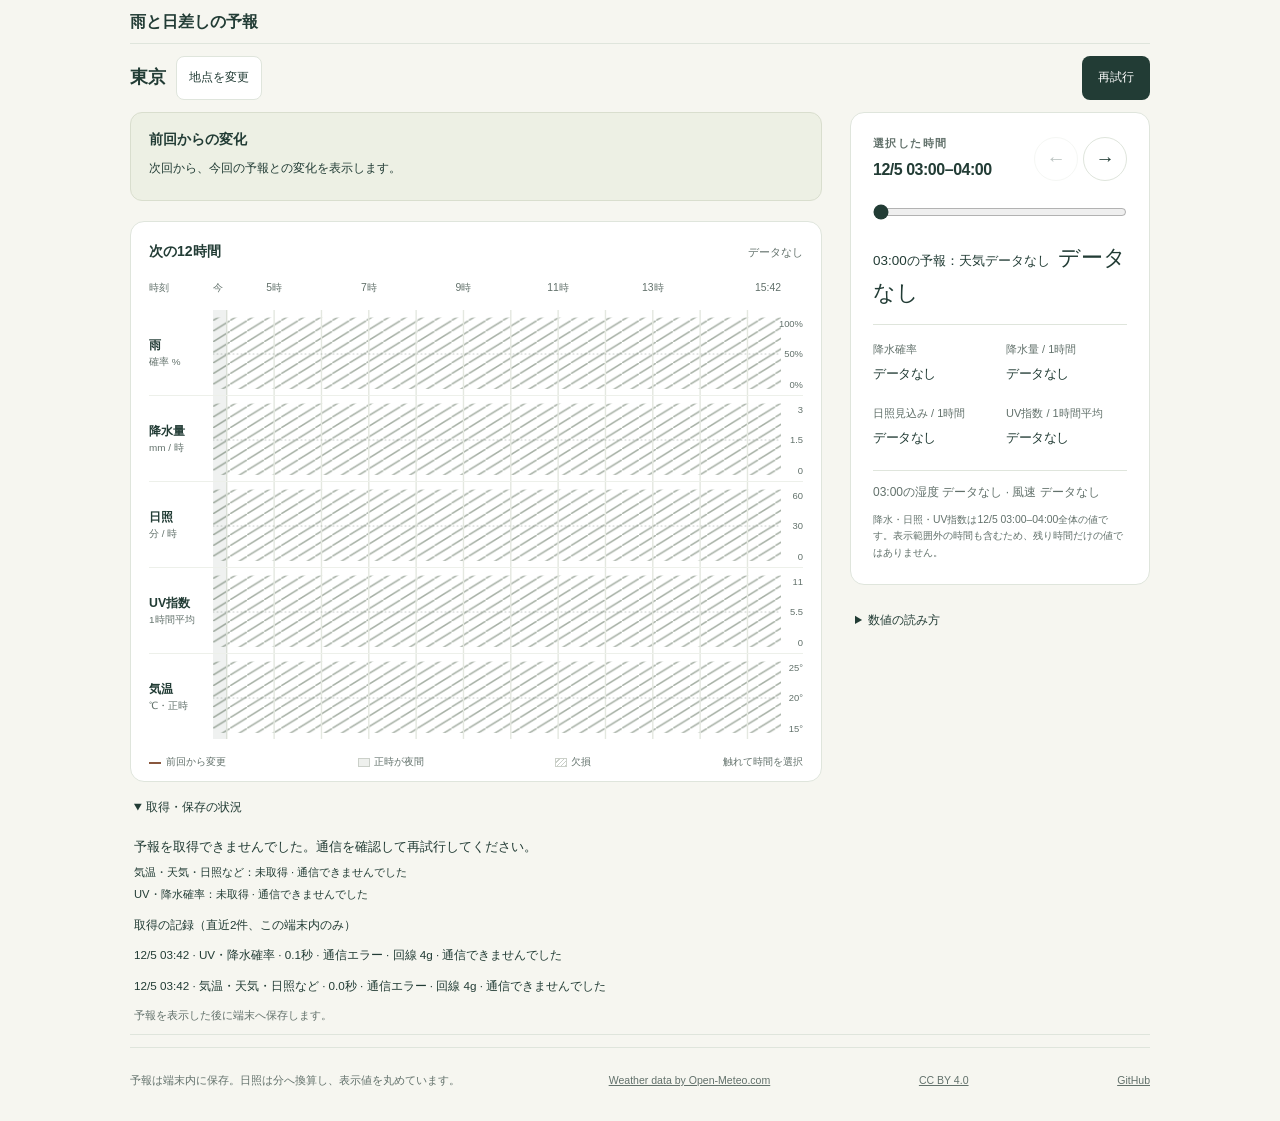
<file: app/index.html>
<!doctype html>
<html lang="ja">
<head>
  <meta charset="utf-8">
  <meta name="viewport" content="width=device-width, initial-scale=1">
  <meta name="color-scheme" content="light dark">
  <meta name="theme-color" content="#f6f6f0" media="(prefers-color-scheme: light)">
  <meta name="theme-color" content="#131b18" media="(prefers-color-scheme: dark)">
  <link rel="manifest" href="manifest.webmanifest">
  <link rel="apple-touch-icon" href="apple-touch-icon.png">
  <title>雨と日差しの予報</title>
  <link rel="stylesheet" href="style.css">
  <script type="module" src="app.mjs"></script>
</head>
<body>
  <div class="shell">
    <header class="masthead">
      <h1 class="brand">雨と日差しの予報</h1>
    </header>
    <dialog id="location-dialog" aria-labelledby="location-title">
      <h2 id="location-title">予報の地点</h2>
      <p>現在地周辺の市区町村を選ぶか、地名で検索できます。</p>
      <button id="nearby-location" type="button">現在地周辺の候補を表示</button>
      <p class="location-note">位置情報はこの操作時だけ取得し、候補は端末内で検索します。地点を確定すると、その代表座標を天気APIへ送信します。</p>
      <form id="location-search"><label for="location-query">地名</label><div class="search-controls"><input id="location-query" placeholder="例：札幌市、Sapporo" type="search" minlength="2" maxlength="80" required autocomplete="off"><button type="submit">検索</button></div></form>
      <p id="search-status" role="status"></p><div id="location-results"></div>
      <p id="location-preview"></p>
      <div class="dialog-actions"><button id="cancel-location" type="button">キャンセル</button><button id="confirm-location" type="button" disabled>この地点に変更</button></div>
      <p class="location-note">地名: <a href="https://open-meteo.com/en/docs/geocoding-api" target="_blank" rel="noopener noreferrer">Open-Meteo / GeoNames</a></p>
      <p class="location-note">周辺候補: <a href="https://github.com/geolonia/japanese-addresses-v2" target="_blank" rel="noopener noreferrer">Geolonia住所データ</a>（デジタル庁アドレス・ベース・レジストリ由来、<a href="https://creativecommons.org/licenses/by/4.0/" target="_blank" rel="noopener noreferrer">CC BY 4.0</a>）。市区町村名・代表点を抽出。元データ更新: 2024年12月。新しい地名がない場合は地名検索を使ってください。</p>
    </dialog>
    <main><p id="connection-status" class="stale-notice" role="status" hidden></p><noscript>予報の表示にはJavaScriptを有効にしてください。</noscript>
      <section class="heading" aria-label="地点と予報の更新">
        <div class="location-controls"><strong id="location-name">東京</strong><button id="edit-location" type="button">地点を変更</button></div>
        <div class="refresh-controls"><button id="refresh" type="button">予報を更新</button></div>
        <p id="location-notice" class="location-note" role="status"></p>
      </section>
      <div class="workspace">
        <div class="overview">
          <section class="change-box forecast-changes" aria-labelledby="changes-heading">
            <div class="change-heading"><h2 id="changes-heading">前回からの変化</h2><span id="comparison-time"></span></div>
            <p id="change-summary"></p>
            <details id="all-changes" hidden><summary>変更の内訳</summary><div id="change-list"></div></details>
          </section>
          <section class="forecast" aria-labelledby="forecast-heading">
            <div class="section-heading"><h2 id="forecast-heading">次の12時間</h2><span id="freshness"></span></div>
            <p id="stale-notice" class="stale-notice" hidden></p>
            <div class="timeline" id="timeline">
              <div class="axis"><span class="axis-label">時刻</span><div id="ticks" class="ticks"></div></div>
              <div id="tracks"></div>
            </div>
            <div class="timeline-help"><span><i class="changed-key"></i>前回から変更</span><span><i class="night-key"></i>正時が夜間</span><span><i class="missing-key"></i>欠損</span><span>触れて時間を選択</span></div>
          </section>
        </div>
        <aside class="detail-column">
          <section class="detail-card" aria-labelledby="selected-heading">
            <div class="detail-heading"><div><p class="eyebrow">選択した時間</p><h2 id="selected-heading"></h2></div><div class="step-buttons"><button id="previous" aria-label="前の時間">←</button><button id="next" aria-label="次の時間">→</button></div></div>
            <label class="sr-only" for="hour-selector">表示する時間帯</label>
            <input id="hour-selector" type="range" min="0" max="12" value="6" aria-describedby="range-help">
            <p id="range-help" class="sr-only">左右の矢印キー、または前の時間と次の時間ボタンで選択できます。</p>
            <div id="selection-content" aria-live="polite" aria-atomic="true"></div>
          </section>
          <details class="explainer"><summary>数値の読み方</summary><div>
            <p>背景色は正時の昼夜区分です。日の出・日没の正確な分を表すものではありません。</p>
            <p><strong>降水確率</strong>は3時間の元予報を1時間間隔に補間した参考値です。雨の開始時刻を1時間単位で確定する値ではありません。降水量とは異なるモデルのため、両者は必ずしも一致しません。</p>
            <p class="rain-explanation"><strong>降水量</strong>は、1時間に降る雨や雪の予想量です。1mmは、1㎡あたり1リットルの水が降る量に相当します。雪は溶かした水の量に換算します。降水確率が「降る可能性」を示すのに対し、降水量は「降る水の量」を示します。</p>
            <p><strong>日照</strong>は1時間のうち日差しが期待される長さです。バーの高さが分数を表し、晴れる順序や洗濯物の乾燥時間は表しません。</p>
            <p class="uv-explanation"><strong>UV指数</strong>は紫外線の強さです。表示値は1時間平均の予報で、観測値ではありません。3以上は、日焼け止めや帽子などで対策する目安です。8以上では、日中の外出をできるだけ控えましょう。</p>
            <p><strong>気温</strong>は正時の予報で、観測値ではありません。縦軸は表示範囲に応じて変わります。</p>
            <p>最初と最後は時間区間の一部です。値はその1時間全体の予報であり、残り時間への比例配分はしていません。</p>
            <p>前回画面に表示した12時間と重なる未来の時間帯だけを比較します。進行中の時間帯、欠損、取得に失敗した項目は強調しません。降り始めは降水量0.2mm/時以上になる時間帯の見込みで、確率からは推定しません。</p>
          </div></details>
        </aside>
      </div>
          <details id="fetch-details" class="acquisition-details">
            <summary>取得・保存の状況</summary>
            <p id="request-status" role="status">取得を開始します。</p>
            <div id="source-status"></div>
            <div id="fetch-log"></div>
            <p id="storage-status" role="status">保存予報を確認しています。</p>
          </details>
      <footer><span>予報は端末内に保存。日照は分へ換算し、表示値を丸めています。</span><a href="https://open-meteo.com/" target="_blank" rel="noopener noreferrer">Weather data by Open-Meteo.com</a><a href="https://creativecommons.org/licenses/by/4.0/" target="_blank" rel="noopener noreferrer">CC BY 4.0</a><a href="https://github.com/kimymt/sun-and-rain" target="_blank" rel="noopener noreferrer">GitHub</a></footer>
    </main>
  </div>
</body>
</html>
</file>
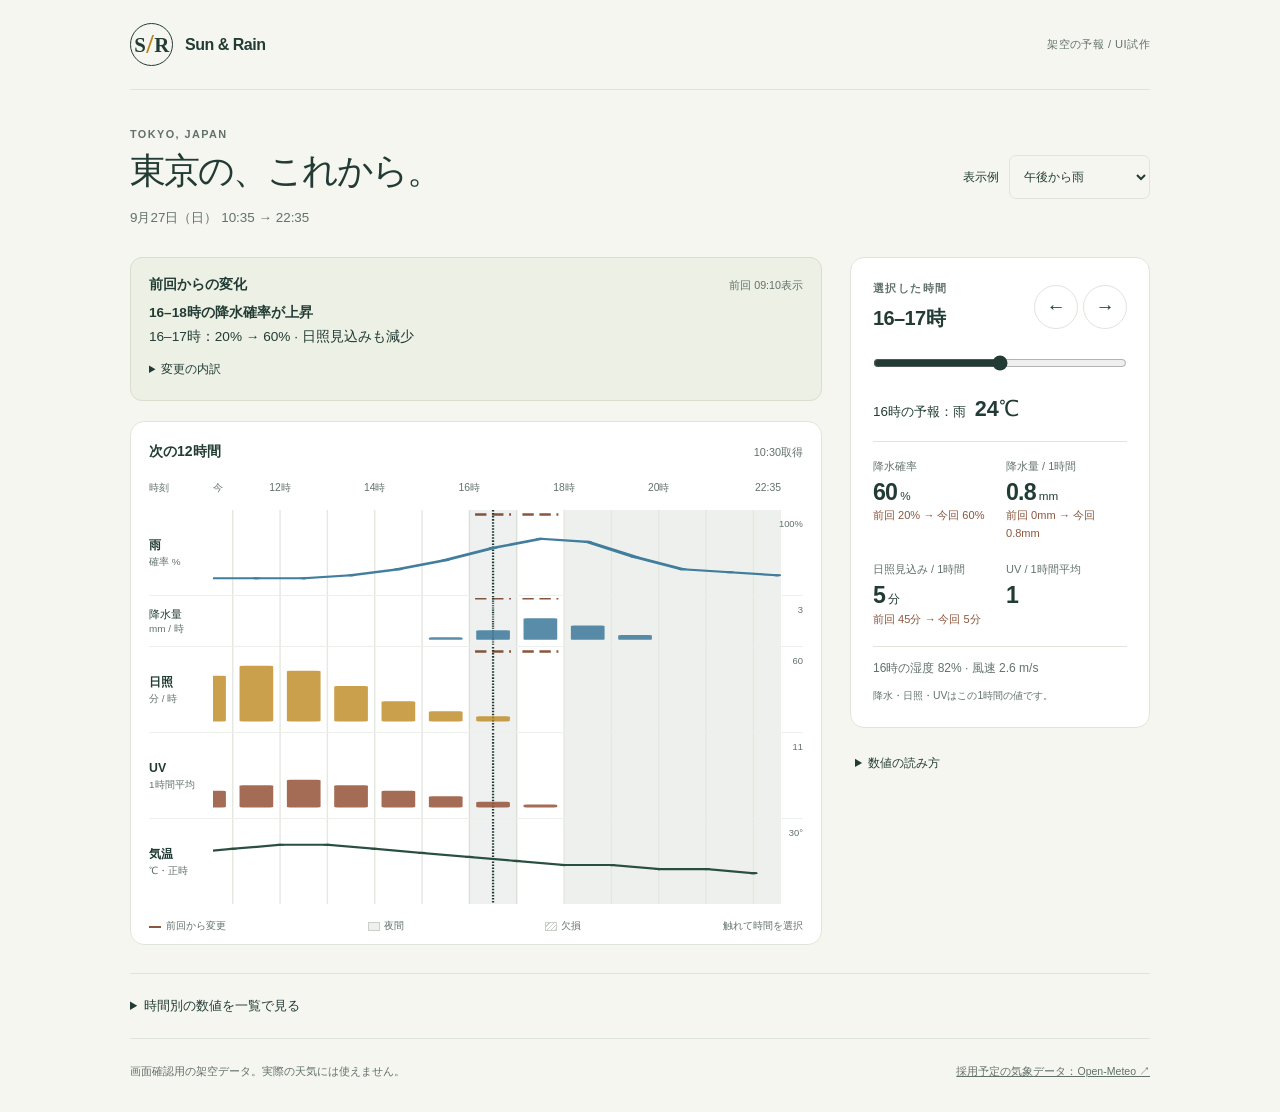
<file: prototype/index.html>
<!doctype html>
<html lang="ja">
<head>
  <meta charset="utf-8">
  <meta name="viewport" content="width=device-width, initial-scale=1">
  <meta name="theme-color" content="#f6f6f0">
  <title>Sun & Rain — 次の12時間</title>
  <link rel="stylesheet" href="style.css">
  <script src="app.js" defer></script>
</head>
<body>
  <div class="shell">
    <header class="masthead">
      <a class="brand" href="index.html" aria-label="Sun and Rain ホーム"><span class="brand-mark" aria-hidden="true">S<span>/</span>R</span><span>Sun & Rain</span></a>
      <span class="demo-label">架空の予報 / UI試作</span>
    </header>
    <main>
      <section class="heading" aria-labelledby="page-title">
        <div><p class="eyebrow">TOKYO, JAPAN</p><h1 id="page-title">東京の、これから。</h1><p id="period" class="period"></p></div>
        <div class="scenario"><label for="scenario">表示例</label><select id="scenario"><option value="rain">午後から雨</option><option value="sun">日照が続く</option><option value="night">夜から朝</option><option value="missing">一部データなし</option><option value="stale">古い保存予報</option></select></div>
      </section>
      <div class="workspace">
        <div class="overview">
          <section class="change-box" aria-labelledby="changes-heading">
            <div class="change-heading"><h2 id="changes-heading">前回からの変化</h2><span id="comparison-time"></span></div>
            <div id="change-summary"></div>
            <details id="all-changes"><summary>変更の内訳</summary><div id="change-list"></div></details>
          </section>
          <section class="forecast" aria-labelledby="forecast-heading">
            <div class="section-heading"><h2 id="forecast-heading">次の12時間</h2><span id="freshness"></span></div>
            <p id="stale-notice" class="stale-notice" hidden>取得から7時間経過した保存予報です。最新の状況を反映していない可能性があります。</p>
            <div class="timeline" id="timeline">
              <div class="axis"><span class="axis-label">時刻</span><div id="ticks" class="ticks"></div></div>
              <div id="tracks"></div>
            </div>
            <div class="timeline-help"><span><i class="changed-key"></i>前回から変更</span><span><i class="night-key"></i>夜間</span><span><i class="missing-key"></i>欠損</span><span>触れて時間を選択</span></div>
          </section>
        </div>
        <aside class="detail-column">
          <section class="detail-card" aria-labelledby="selected-heading">
            <div class="detail-heading"><div><p class="eyebrow">選択した時間</p><h2 id="selected-heading"></h2></div><div class="step-buttons"><button id="previous" aria-label="前の時間">←</button><button id="next" aria-label="次の時間">→</button></div></div>
            <label class="sr-only" for="hour-selector">表示する時間帯</label>
            <input id="hour-selector" type="range" min="0" max="12" value="6" aria-describedby="range-help">
            <p id="range-help" class="sr-only">左右の矢印キー、または前の時間と次の時間ボタンで選択できます。</p>
            <div id="selection-content" aria-live="polite" aria-atomic="true"></div>
          </section>
          <details class="explainer"><summary>数値の読み方</summary><div>
            <p><strong>日照</strong>は1時間のうち日差しが期待される長さです。バーの高さが分数を表し、晴れる順序や洗濯物の乾燥時間は表しません。</p>
            <p><strong>UV</strong>は1時間平均。気温は正時の値です。どちらも予報で、観測値ではありません。</p>
            <p><strong>降水確率</strong>は3時間の元予報を1時間間隔に補間した参考値です。雨の開始時刻を1時間単位で確定する値ではありません。</p>
            <p><strong>降水量</strong>は雨・雪を含む1時間の合計。確率と異なるモデルのため、両者は必ずしも一致しません。</p>
            <p>最初と最後は時間区間の一部です。値はその1時間全体の予報であり、残り時間への比例配分はしていません。</p>
          </div></details>
        </aside>
      </div>
      <details class="hourly-list"><summary>時間別の数値を一覧で見る</summary><div id="accessible-list"></div></details>
      <footer><span>画面確認用の架空データ。実際の天気には使えません。</span><a href="https://open-meteo.com/en/docs" target="_blank" rel="noopener noreferrer">採用予定の気象データ：Open-Meteo ↗</a></footer>
    </main>
  </div>
</body>
</html>
</file>
<file: app/style.css>
:root{color-scheme:light dark;--paper:#f6f6f0;--card:#fff;--ink:#223c35;--muted:#62716b;--line:#dfe5dc;--rain:#417d9c;--sun:#bb861c;--uv:#98583d;--changed:#89573e;--night:#eef0ed;--temp:#294f43;--grid:#e4e8e0;--missing:#a6b0a5;--legend:#cbd0c9;--change-bg:#edf0e4;--change-border:#d9dece;--track-line:#edf0ea;--notice-bg:#fff0dc;--notice-ink:#785025;--button-bg:#223c35;--button-ink:#fff;--disabled-bg:#e4e8e1;--disabled-ink:#5b675f;--focus:#167d86;font-family:-apple-system,BlinkMacSystemFont,"Hiragino Sans","Noto Sans",sans-serif;font-size:16px}
*{box-sizing:border-box}body{margin:0;background:var(--paper);color:var(--ink);line-height:1.6}button,input,select{font:inherit}button,select{color:inherit}button,a,input,select,summary{-webkit-tap-highlight-color:transparent}button{cursor:pointer}a{color:inherit}button:focus-visible,a:focus-visible,select:focus-visible,input:focus-visible,summary:focus-visible{outline:3px solid var(--focus);outline-offset:4px}button:disabled{opacity:.3;cursor:default}.shell{max-width:1100px;margin:auto;padding:0 40px}.masthead{height:90px;border-bottom:1px solid var(--line);display:flex;align-items:center;justify-content:space-between;gap:12px}.brand{display:flex;align-items:center;gap:12px;font-size:1rem;font-weight:650;letter-spacing:-.03em;text-decoration:none}.brand-mark{font-family:Georgia,serif;font-size:1.3rem;border:1px solid var(--ink);border-radius:50%;width:43px;height:43px;display:flex;align-items:center;justify-content:center;gap:1px}.brand-mark span{color:var(--sun);font-size:1.7rem}.demo-label{font-size:.7rem;color:var(--muted);letter-spacing:.04em}.heading{display:flex;align-items:center;justify-content:space-between;gap:24px;padding:36px 0 28px}.eyebrow{font-size:.68rem;letter-spacing:.13em;color:var(--muted);margin:0 0 5px;font-weight:600}h1{font-size:2.25rem;line-height:1.3;letter-spacing:-.055em;font-weight:550;margin:0 0 12px}.period{margin:0;font-size:.84rem;color:var(--muted)}.scenario{display:flex;align-items:center;gap:10px;font-size:.75rem}.scenario label{white-space:nowrap}.scenario select{border:1px solid var(--line);border-radius:7px;padding:10px 25px 10px 10px;background:var(--paper);min-height:44px;max-width:100%}.workspace{display:grid;grid-template-columns:minmax(0,1fr) 300px;gap:28px;align-items:start}h2{margin:0;font-size:.88rem;font-weight:600}.change-box{border:1px solid var(--change-border);border-radius:12px;padding:15px 18px;background:var(--change-bg);margin-bottom:20px}.change-heading{display:flex;justify-content:space-between;gap:10px;align-items:baseline;margin-bottom:7px}.change-heading span{font-size:.67rem;color:var(--muted)}#change-summary p{font-size:.85rem;margin:2px 0}#change-summary strong{font-weight:650}.change-box details{font-size:.72rem;margin-top:7px}summary{cursor:pointer;min-height:44px;align-content:center}.change-box summary{min-height:30px}.change-box details p{margin:6px 0}.forecast{background:var(--card);border:1px solid var(--line);border-radius:14px;padding:18px 18px 10px}.section-heading{display:flex;justify-content:space-between;align-items:baseline;gap:8px;margin-bottom:18px}.section-heading>span{font-size:.68rem;color:var(--muted)}.axis{display:grid;grid-template-columns:64px minmax(0,1fr);height:30px;align-items:start;font-size:.65rem;color:var(--muted)}.ticks{height:24px;position:relative;margin-right:22px}.tick{position:absolute;transform:translateX(-50%);white-space:nowrap}.tick:first-child{transform:none}.tick:last-child{transform:translateX(-100%)}.track{display:grid;grid-template-columns:64px minmax(0,1fr);border-bottom:1px solid var(--track-line);align-items:center;min-height:67px}.track:last-child{border-bottom:0}.track-label{font-size:.77rem;font-weight:600;line-height:1.5}.track-label small{font-weight:400;display:block;color:var(--muted);font-size:.62rem}.plot{min-width:0;position:relative;height:68px;padding-right:22px;touch-action:pan-y;cursor:crosshair}.plot svg{display:block;width:100%;height:100%;overflow:visible}.scale{position:absolute;right:0;transform:translateY(-50%);font-size:.59rem;line-height:1;color:var(--muted);font-variant-numeric:tabular-nums;white-space:nowrap}.timeline-help{display:flex;justify-content:space-between;gap:8px;color:var(--muted);font-size:.61rem;margin-top:14px}.changed-key{display:inline-block;border-top:2px dashed var(--changed);width:12px;margin-right:5px;vertical-align:middle}.detail-card{padding:22px;background:var(--card);border:1px solid var(--line);border-radius:14px}.detail-heading{display:flex;align-items:center;justify-content:space-between;gap:8px}.detail-heading h2{font-size:1.25rem;letter-spacing:-.03em}.step-buttons{display:flex;gap:5px}.step-buttons button{width:44px;height:44px;border-radius:50%;border:1px solid var(--line);background:transparent;font-size:1.2rem}.step-buttons button:hover{background:var(--paper)}input[type=range]{display:block;width:100%;height:30px;margin:14px 0;accent-color:var(--ink);cursor:pointer}.weather-description{font-size:.84rem;margin:0 0 14px;padding-bottom:14px;border-bottom:1px solid var(--line)}.weather-description strong{font-size:1.35rem;margin-left:5px;font-weight:550}.metric-grid{display:grid;grid-template-columns:1fr 1fr;gap:18px 12px}.metric dt{font-size:.69rem;color:var(--muted)}.metric dd{margin:2px 0 0;font-size:1.45rem;line-height:1.3;font-weight:550;font-variant-numeric:tabular-nums;letter-spacing:-.035em}.metric dd small{font-size:.73rem;margin-left:3px;letter-spacing:0;font-weight:400}.metric .before{font-size:.69rem;color:var(--changed);font-weight:400;letter-spacing:0;line-height:1.6;display:block}.metric dd.no-data{font-size:.83rem;font-weight:400;line-height:2}.supplement{font-size:.75rem;margin:18px 0 0;padding-top:12px;border-top:1px solid var(--line);color:var(--muted)}.interval-note{font-size:.65rem;color:var(--muted);margin:10px 0 0}.explainer{font-size:.73rem;padding:14px 5px}.explainer summary{font-size:.78rem}.explainer p{margin:8px 0 16px}footer{border-top:1px solid var(--line);padding:24px 0 32px;display:flex;flex-wrap:wrap;justify-content:space-between;gap:8px;color:var(--muted);font-size:.66rem}.stale-notice{margin:0 0 12px;background:var(--notice-bg);padding:10px;border-radius:6px;font-size:.73rem;color:var(--notice-ink)}.sr-only{position:absolute;width:1px;height:1px;padding:0;margin:-1px;overflow:hidden;clip:rect(0,0,0,0);white-space:nowrap;border:0}
@media(min-width:900px){.track{min-height:85px}.plot{height:85px}}
@media(max-width:720px){.shell{max-width:540px;padding:0 20px}.masthead{height:66px}.brand{font-size:.88rem;gap:9px}.brand-mark{width:33px;height:33px;font-size:1rem}.brand-mark span{font-size:1.35rem}.demo-label{font-size:.59rem}.heading{padding:22px 0 18px;align-items:flex-start;gap:10px;flex-wrap:wrap}.heading .eyebrow{font-size:.59rem}h1{font-size:1.65rem;margin-bottom:7px}.period{font-size:.73rem}.scenario{width:100%;justify-content:space-between;margin-top:3px}.scenario select{padding:7px 24px 7px 10px;min-height:44px}.workspace{display:block}.change-box{padding:11px 14px;margin-bottom:14px}.change-heading{margin-bottom:5px}h2{font-size:.78rem}#change-summary p{font-size:.76rem}.change-heading span{font-size:.61rem}.change-box details{margin-top:2px}.forecast{padding:14px 12px 11px}.section-heading{margin-bottom:12px}.axis,.track{grid-template-columns:56px minmax(0,1fr)}.track{min-height:59px}.plot{height:59px}.axis{font-size:.6rem;height:25px}.track-label{font-size:.71rem}.timeline-help{font-size:.56rem;margin-top:11px}.detail-column{margin-top:16px}.detail-card{padding:18px}.detail-heading h2{font-size:1.18rem}.metric-grid{gap:14px 20px}.detail-heading .eyebrow{font-size:.61rem}.metric dd{font-size:1.45rem}.explainer{padding:9px 3px}}
@media(max-width:350px){.shell{padding:0 12px}.change-heading{flex-wrap:wrap;gap:0}.demo-label{max-width:90px;text-align:right}.timeline-help{flex-wrap:wrap}.detail-card{padding:14px}.detail-heading{flex-wrap:wrap}.heading{padding-top:18px}}
@media(prefers-reduced-motion:reduce){*{scroll-behavior:auto!important}}

.timeline-help{flex-wrap:wrap}.night-key,.missing-key{display:inline-block;width:12px;height:9px;margin-right:4px;vertical-align:middle;border:1px solid var(--legend)}.night-key{background:var(--night)}.missing-key{background:repeating-linear-gradient(135deg,transparent,transparent 2px,var(--legend) 2px,var(--legend) 3px)}

#refresh{min-height:44px;padding:8px 16px;background:var(--button-bg);color:var(--button-ink);border:0;border-radius:8px}.location-note{font-size:.7rem;color:var(--muted);margin:8px 0 0}#request-status{font-size:.8rem;margin:7px 0}#source-status p{font-size:.7rem;margin:4px 0;overflow-wrap:anywhere}.detail-heading h2{font-size:1rem}.timeline-help{line-height:1.8}.stale-notice[hidden]{display:none}
#change-summary{font-size:.78rem;line-height:1.7;margin:6px 0;overflow-wrap:anywhere}#storage-status{font-size:.67rem;color:var(--muted);margin:8px 0 0}.selected-changes{border-top:1px solid var(--line);margin-top:12px;padding-top:8px;color:var(--changed);font-size:.75rem}.selected-changes p{margin:3px 0}.forecast-changes{background:var(--change-bg)}#all-changes[hidden]{display:none}
.acquisition-details{font-size:.73rem;margin:-7px 0 12px;padding:0 4px}.acquisition-details summary{min-height:44px}.acquisition-details[open]{padding-bottom:10px;border-bottom:1px solid var(--line)}

dialog{border:1px solid var(--line);border-radius:14px;padding:20px;width:min(480px,calc(100% - 24px));max-height:85dvh;overflow:auto;background:var(--paper);color:var(--ink)}dialog::backdrop{background:#102c2466}dialog p{font-size:.8rem}dialog button,#edit-location{min-height:44px;padding:8px 12px;border:1px solid var(--line);border-radius:8px;background:var(--card);color:var(--ink)}.search-controls{display:flex;gap:8px;margin-top:6px}.search-controls input{min-width:0;width:100%;font:inherit;padding:8px;border:1px solid var(--line);border-radius:6px}.location-candidate{display:block;width:100%;text-align:left;margin:8px 0;overflow-wrap:anywhere}.dialog-actions{display:flex;gap:8px;justify-content:flex-end;flex-wrap:wrap}h1{overflow-wrap:anywhere}.scenario{flex-wrap:wrap}#location-notice:empty{display:none}

.search-controls button{flex-shrink:0;white-space:nowrap;min-width:56px}

.masthead{height:auto;min-height:44px;padding:8px 0}.masthead .brand{margin:0;font-size:1rem;line-height:1.5;font-weight:650;letter-spacing:0}
.heading{padding:12px 0;gap:8px 16px;flex-wrap:wrap;align-items:center}.location-controls{display:flex;align-items:center;gap:10px;min-width:0;flex:1}.location-controls strong{font-size:1.12rem;line-height:1.4;overflow-wrap:anywhere;min-width:0}#edit-location{flex-shrink:0;font-size:.75rem}.refresh-controls{display:flex;flex-direction:column;align-items:flex-end;font-size:.75rem;gap:2px}#location-notice{flex-basis:100%;margin:0}.acquisition-details{margin:4px 0 12px}.heading button{padding:8px 10px}#refresh:disabled{opacity:1;background:var(--disabled-bg);color:var(--disabled-ink)}
@media(max-width:350px){.heading{gap:6px}.location-controls{gap:6px}.location-controls strong{font-size:1rem}.heading button{padding:8px;font-size:.7rem}}

.search-controls input{background:var(--card);color:var(--ink)}
@media(prefers-color-scheme:dark){
  :root{--paper:#131b18;--card:#1c2822;--ink:#e1ece4;--muted:#adbdb2;--line:#3b4d41;--rain:#7ebde0;--sun:#e5bc62;--uv:#e8a989;--temp:#91c9af;--changed:#e8af8a;--night:#141e19;--grid:#4a5d50;--missing:#879c8c;--legend:#879c8c;--change-bg:#263326;--change-border:#475740;--track-line:#344539;--notice-bg:#3b3021;--notice-ink:#efc88e;--button-bg:#abcdb9;--button-ink:#14271c;--disabled-bg:#2b3930;--disabled-ink:#abbcaf;--focus:#80c8d0}
  dialog::backdrop{background:#0009}
}
</file>
<file: prototype/style.css>
:root{color-scheme:light;--paper:#f6f6f0;--card:#fff;--ink:#223c35;--muted:#62716b;--line:#dfe5dc;--rain:#417d9c;--sun:#bb861c;--uv:#98583d;--changed:#89573e;--night:#eef0ed;font-family:-apple-system,BlinkMacSystemFont,"Hiragino Sans","Noto Sans",sans-serif;font-size:16px}
*{box-sizing:border-box}body{margin:0;background:var(--paper);color:var(--ink);line-height:1.6}button,input,select{font:inherit}button,select{color:inherit}button,a,input,select,summary{-webkit-tap-highlight-color:transparent}button{cursor:pointer}a{color:inherit}button:focus-visible,a:focus-visible,select:focus-visible,input:focus-visible,summary:focus-visible{outline:3px solid #167d86;outline-offset:4px}button:disabled{opacity:.3;cursor:default}.shell{max-width:1100px;margin:auto;padding:0 40px}.masthead{height:90px;border-bottom:1px solid var(--line);display:flex;align-items:center;justify-content:space-between;gap:12px}.brand{display:flex;align-items:center;gap:12px;font-size:1rem;font-weight:650;letter-spacing:-.03em;text-decoration:none}.brand-mark{font-family:Georgia,serif;font-size:1.3rem;border:1px solid var(--ink);border-radius:50%;width:43px;height:43px;display:flex;align-items:center;justify-content:center;gap:1px}.brand-mark span{color:var(--sun);font-size:1.7rem}.demo-label{font-size:.7rem;color:var(--muted);letter-spacing:.04em}.heading{display:flex;align-items:center;justify-content:space-between;gap:24px;padding:36px 0 28px}.eyebrow{font-size:.68rem;letter-spacing:.13em;color:var(--muted);margin:0 0 5px;font-weight:600}h1{font-size:2.25rem;line-height:1.3;letter-spacing:-.055em;font-weight:550;margin:0 0 12px}.period{margin:0;font-size:.84rem;color:var(--muted)}.scenario{display:flex;align-items:center;gap:10px;font-size:.75rem}.scenario label{white-space:nowrap}.scenario select{border:1px solid var(--line);border-radius:7px;padding:10px 25px 10px 10px;background:var(--paper);min-height:44px;max-width:100%}.workspace{display:grid;grid-template-columns:minmax(0,1fr) 300px;gap:28px;align-items:start}h2{margin:0;font-size:.88rem;font-weight:600}.change-box{border:1px solid #d9dece;border-radius:12px;padding:15px 18px;background:#edf0e4;margin-bottom:20px}.change-heading{display:flex;justify-content:space-between;gap:10px;align-items:baseline;margin-bottom:7px}.change-heading span{font-size:.67rem;color:var(--muted)}#change-summary p{font-size:.85rem;margin:2px 0}#change-summary strong{font-weight:650}.change-box details{font-size:.72rem;margin-top:7px}summary{cursor:pointer;min-height:44px;align-content:center}.change-box summary{min-height:30px}.change-box details p{margin:6px 0}.forecast{background:var(--card);border:1px solid var(--line);border-radius:14px;padding:18px 18px 10px}.section-heading{display:flex;justify-content:space-between;align-items:baseline;gap:8px;margin-bottom:18px}.section-heading>span{font-size:.68rem;color:var(--muted)}.axis{display:grid;grid-template-columns:64px minmax(0,1fr);height:30px;align-items:start;font-size:.65rem;color:var(--muted)}.ticks{height:24px;position:relative;margin-right:22px}.tick{position:absolute;transform:translateX(-50%);white-space:nowrap}.tick:first-child{transform:none}.tick:last-child{transform:translateX(-100%)}.track{display:grid;grid-template-columns:64px minmax(0,1fr);border-bottom:1px solid #edf0ea;align-items:center;min-height:67px}.track:last-child{border-bottom:0}.track-label{font-size:.77rem;font-weight:600;line-height:1.5}.track-label small{font-weight:400;display:block;color:var(--muted);font-size:.62rem}.plot{min-width:0;position:relative;height:68px;padding-right:22px;touch-action:pan-y;cursor:crosshair}.plot svg{display:block;width:100%;height:100%;overflow:visible}.scale{position:absolute;right:0;top:6px;font-size:.59rem;color:var(--muted)}.track.rain-amount{min-height:42px}.rain-amount .plot{height:42px}.rain-amount .track-label{font-weight:400;font-size:.69rem}.timeline-help{display:flex;justify-content:space-between;gap:8px;color:var(--muted);font-size:.61rem;margin-top:14px}.changed-key{display:inline-block;border-top:2px dashed var(--changed);width:12px;margin-right:5px;vertical-align:middle}.detail-card{padding:22px;background:var(--card);border:1px solid var(--line);border-radius:14px}.detail-heading{display:flex;align-items:center;justify-content:space-between;gap:8px}.detail-heading h2{font-size:1.25rem;letter-spacing:-.03em}.step-buttons{display:flex;gap:5px}.step-buttons button{width:44px;height:44px;border-radius:50%;border:1px solid var(--line);background:transparent;font-size:1.2rem}.step-buttons button:hover{background:var(--paper)}input[type=range]{display:block;width:100%;height:30px;margin:14px 0;accent-color:var(--ink);cursor:pointer}.weather-description{font-size:.84rem;margin:0 0 14px;padding-bottom:14px;border-bottom:1px solid var(--line)}.weather-description strong{font-size:1.35rem;margin-left:5px;font-weight:550}.metric-grid{display:grid;grid-template-columns:1fr 1fr;gap:18px 12px}.metric dt{font-size:.69rem;color:var(--muted)}.metric dd{margin:2px 0 0;font-size:1.45rem;line-height:1.3;font-weight:550;font-variant-numeric:tabular-nums;letter-spacing:-.035em}.metric dd small{font-size:.73rem;margin-left:3px;letter-spacing:0;font-weight:400}.metric .before{font-size:.69rem;color:var(--changed);font-weight:400;letter-spacing:0;line-height:1.6;display:block}.metric dd.no-data{font-size:.83rem;font-weight:400;line-height:2}.supplement{font-size:.75rem;margin:18px 0 0;padding-top:12px;border-top:1px solid var(--line);color:var(--muted)}.interval-note{font-size:.65rem;color:var(--muted);margin:10px 0 0}.explainer{font-size:.73rem;padding:14px 5px}.explainer summary{font-size:.78rem}.explainer p{margin:8px 0 16px}.hourly-list{border-top:1px solid var(--line);margin-top:28px;padding:10px 0;font-size:.8rem}.hourly-entry{border-top:1px solid var(--line);padding:12px 0}.hourly-entry h3{margin:0 0 4px;font-size:.85rem}.hourly-entry p{margin:3px 0;color:var(--muted)}footer{border-top:1px solid var(--line);padding:24px 0 32px;display:flex;flex-wrap:wrap;justify-content:space-between;gap:8px;color:var(--muted);font-size:.66rem}.stale-notice{margin:0 0 12px;background:#fff0dc;padding:10px;border-radius:6px;font-size:.73rem;color:#785025}.sr-only{position:absolute;width:1px;height:1px;padding:0;margin:-1px;overflow:hidden;clip:rect(0,0,0,0);white-space:nowrap;border:0}
@media(min-width:900px){.track{min-height:85px}.plot{height:85px}.rain-amount .plot{height:50px}.track.rain-amount{min-height:50px}}
@media(max-width:720px){.shell{max-width:540px;padding:0 20px}.masthead{height:66px}.brand{font-size:.88rem;gap:9px}.brand-mark{width:33px;height:33px;font-size:1rem}.brand-mark span{font-size:1.35rem}.demo-label{font-size:.59rem}.heading{padding:22px 0 18px;align-items:flex-start;gap:10px;flex-wrap:wrap}.heading .eyebrow{font-size:.59rem}h1{font-size:1.65rem;margin-bottom:7px}.period{font-size:.73rem}.scenario{width:100%;justify-content:space-between;margin-top:3px}.scenario select{padding:7px 24px 7px 10px;min-height:44px}.workspace{display:block}.change-box{padding:11px 14px;margin-bottom:14px}.change-heading{margin-bottom:5px}h2{font-size:.78rem}#change-summary p{font-size:.76rem}.change-heading span{font-size:.61rem}.change-box details{margin-top:2px}.forecast{padding:14px 12px 11px}.section-heading{margin-bottom:12px}.axis,.track{grid-template-columns:56px minmax(0,1fr)}.track{min-height:59px}.plot{height:59px}.rain-amount .plot{height:34px}.track.rain-amount{min-height:34px}.axis{font-size:.6rem;height:25px}.track-label{font-size:.71rem}.timeline-help{font-size:.56rem;margin-top:11px}.detail-column{margin-top:16px}.detail-card{padding:18px}.detail-heading h2{font-size:1.18rem}.metric-grid{gap:14px 20px}.detail-heading .eyebrow{font-size:.61rem}.metric dd{font-size:1.45rem}.explainer{padding:9px 3px}.hourly-list{margin-top:8px}}
@media(max-width:350px){.shell{padding:0 12px}.change-heading{flex-wrap:wrap;gap:0}.demo-label{max-width:90px;text-align:right}.timeline-help{flex-wrap:wrap}.detail-card{padding:14px}.detail-heading{flex-wrap:wrap}.heading{padding-top:18px}}
@media(prefers-reduced-motion:reduce){*{scroll-behavior:auto!important}}

.timeline-help{flex-wrap:wrap}.night-key,.missing-key{display:inline-block;width:12px;height:9px;margin-right:4px;vertical-align:middle;border:1px solid #cbd0c9}.night-key{background:var(--night)}.missing-key{background:repeating-linear-gradient(135deg,transparent,transparent 2px,#cbd0c9 2px,#cbd0c9 3px)}
</file>
